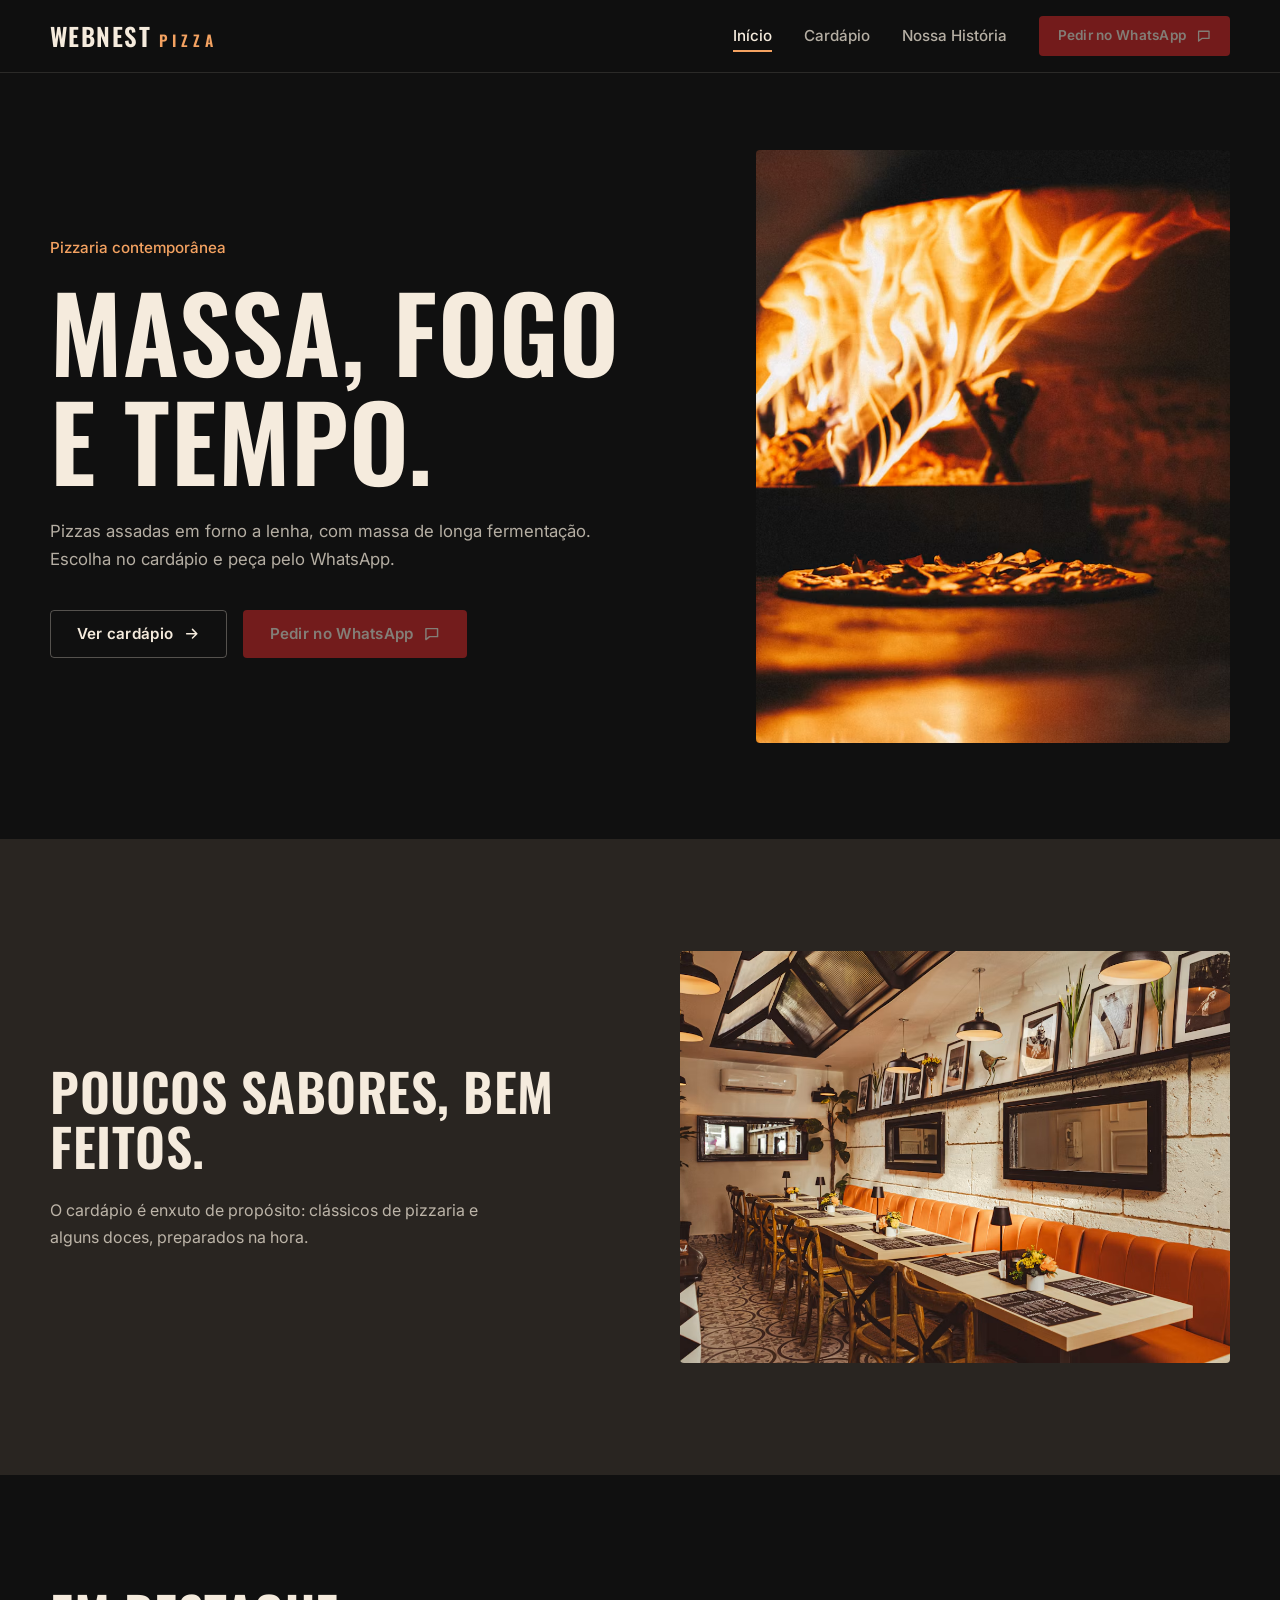
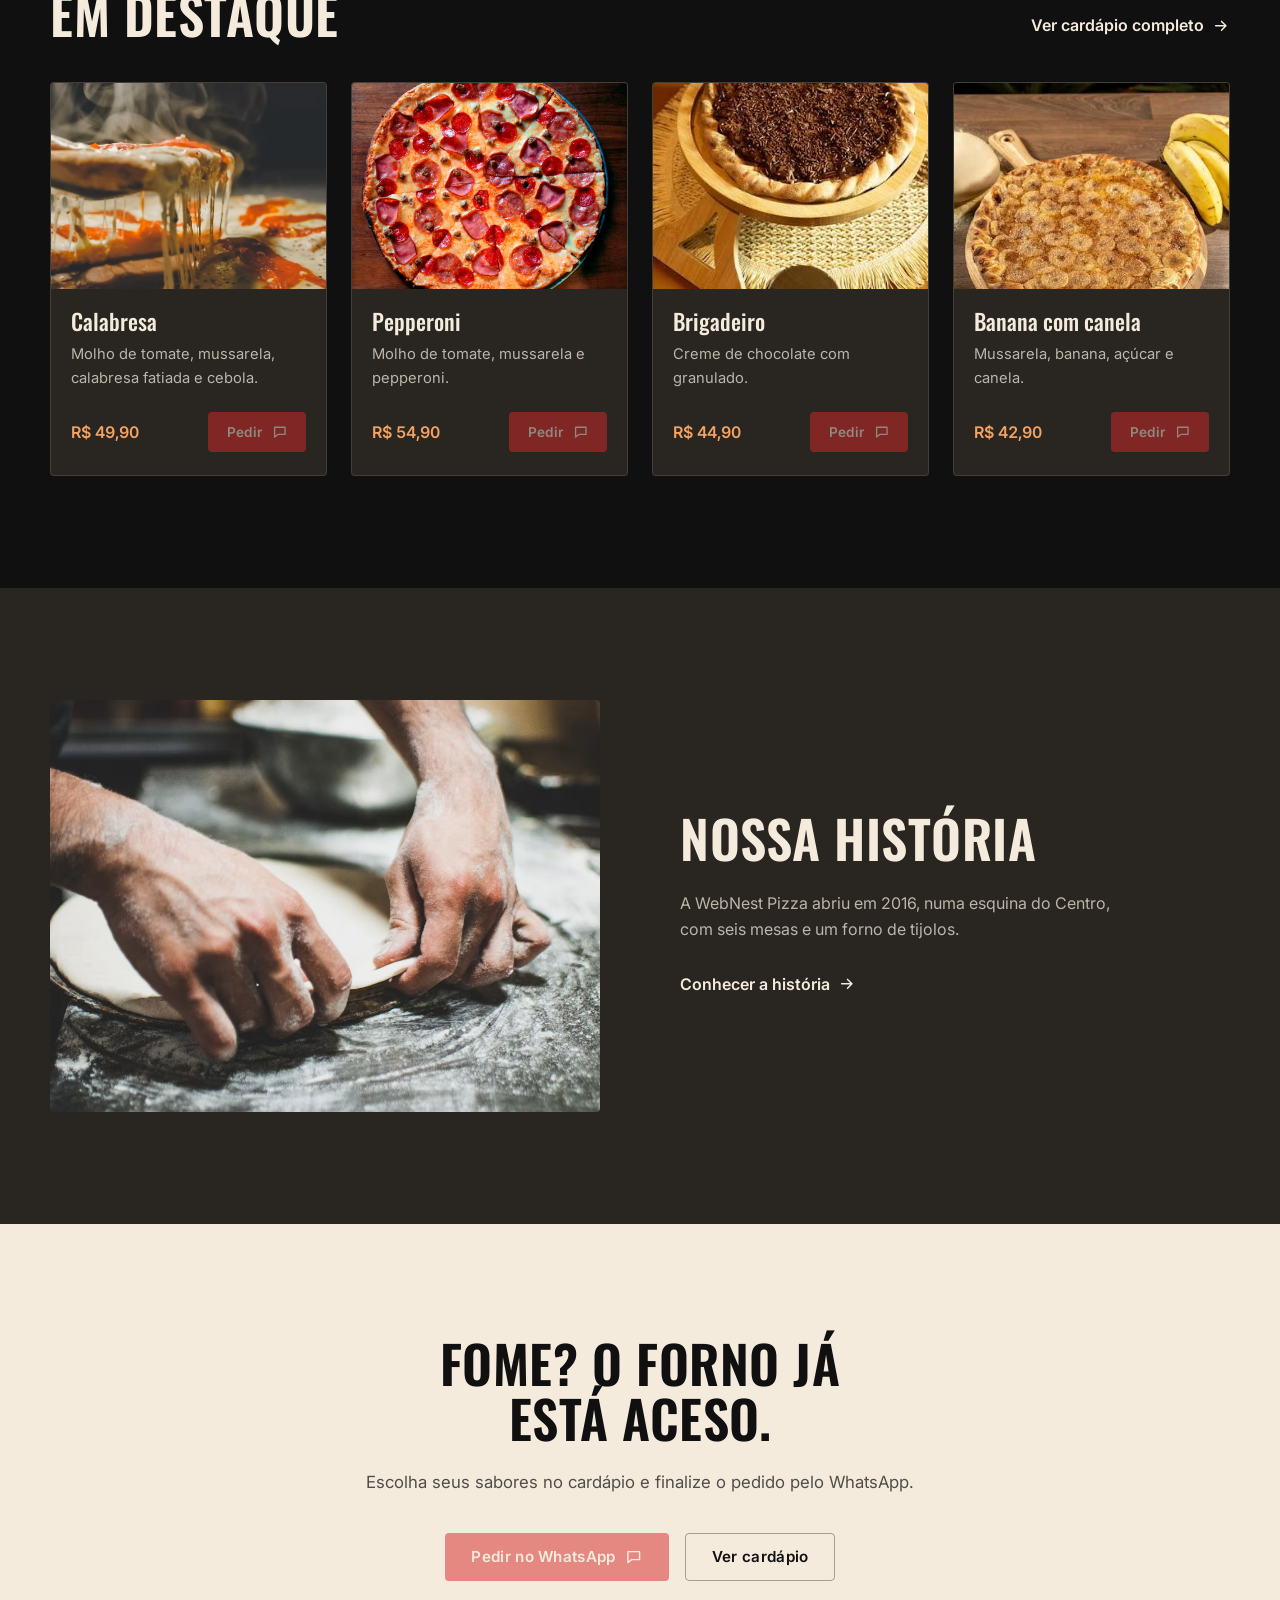
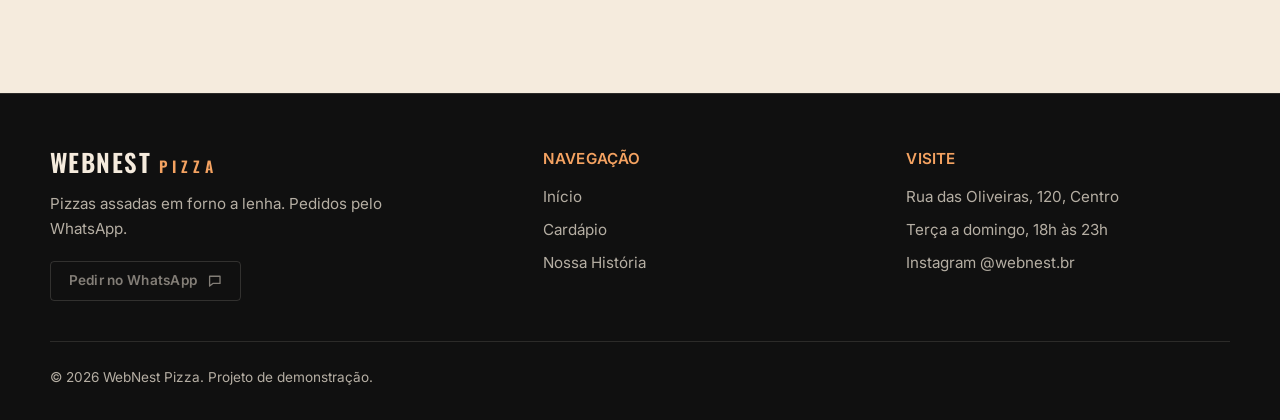
<file: index.html>
<!DOCTYPE html>
<html lang="pt-BR">

<head>
  <meta charset="UTF-8">
  <meta name="viewport" content="width=device-width, initial-scale=1">
  <title>WebNest Pizza</title>
  <meta name="description" content="Pizzas assadas em forno a lenha. Veja o cardápio e peça pelo WhatsApp.">
  <link rel="preconnect" href="https://fonts.googleapis.com">
  <link rel="preconnect" href="https://fonts.gstatic.com" crossorigin>
  <link href="https://fonts.googleapis.com/css2?family=Inter:wght@400;500;600&family=Oswald:wght@500;600&display=swap"
    rel="stylesheet">
  <link rel="stylesheet" href="css/style.css">
  <link rel="stylesheet" href="css/responsive.css">
  <link rel="icon" href="assets/icons/logo.ico" sizes="any">
  <script src="js/data.js" defer></script>
  <script src="js/script.js" defer></script>
</head>

<body>
  <header class="site-header">
    <div class="wrap site-header__in">
      <a class="logo" href="index.html" aria-label="WebNest Pizza, página inicial">WebNest<span>Pizza</span></a>
      <button class="nav-toggle" type="button" aria-expanded="false" aria-controls="nav"
        aria-label="Menu"><span></span><span></span></button>
      <nav class="nav" id="nav" aria-label="Principal">
        <ul>
          <li><a class="nav__link" href="index.html" aria-current="page">Início</a></li>
          <li><a class="nav__link" href="cardapio.html">Cardápio</a></li>
          <li><a class="nav__link" href="sobre.html">Nossa História</a></li>
          <li class="nav__cta"><a class="btn btn--primary btn--sm" href="#" data-pedido>Pedir no WhatsApp <svg
                viewBox="0 0 24 24" fill="none" stroke="currentColor" stroke-width="2" stroke-linecap="round"
                stroke-linejoin="round" aria-hidden="true">
                <path d="M4 5h16v11H9l-5 4z" />
              </svg></a></li>
        </ul>
      </nav>
    </div>
  </header>

  <main>
    <section class="hero">
      <div class="wrap hero__grid">
        <div>
          <p class="eyebrow reveal">Pizzaria contemporânea</p>
          <h1 class="reveal d1">Massa, fogo<br>e tempo.</h1>
          <p class="lead reveal d2">Pizzas assadas em forno a lenha, com massa de longa fermentação. Escolha no cardápio
            e peça pelo WhatsApp.</p>
          <div class="hero__actions reveal d3">
            <a class="btn btn--ghost" href="cardapio.html">Ver cardápio <svg viewBox="0 0 24 24" fill="none"
                stroke="currentColor" stroke-width="2" stroke-linecap="round" stroke-linejoin="round"
                aria-hidden="true">
                <path d="M5 12h14M13 6l6 6-6 6" />
              </svg></a>
            <a class="btn btn--primary" href="#" data-pedido>Pedir no WhatsApp <svg viewBox="0 0 24 24" fill="none"
                stroke="currentColor" stroke-width="2" stroke-linecap="round" stroke-linejoin="round"
                aria-hidden="true">
                <path d="M4 5h16v11H9l-5 4z" />
              </svg></a>
          </div>
        </div>
        <figure class="media media--tall reveal d2">
          <img src="assets/images/forno.png" alt="Forno a lenha com pizza assando">
        </figure>
      </div>
    </section>

    <section class="section section--alt">
      <div class="wrap split">
        <div class="reveal">
          <h2>Poucos sabores, bem feitos.</h2>
          <p>O cardápio é enxuto de propósito: clássicos de pizzaria e alguns doces, preparados na hora.</p>
        </div>
        <div class="split__media reveal d1">
          <div class="media">
            <img src="assets/images/pizzaria.png" alt="Forno a lenha com pizza assando">
          </div>
        </div>
      </div>
    </section>

    <section class="section">
      <div class="wrap">
        <div class="section-head reveal">
          <h2>Em destaque</h2>
          <a class="link" href="cardapio.html">Ver cardápio completo <svg viewBox="0 0 24 24" fill="none"
              stroke="currentColor" stroke-width="2" stroke-linecap="round" stroke-linejoin="round" aria-hidden="true">
              <path d="M5 12h14M13 6l6 6-6 6" />
            </svg></a>
        </div>
        <ul class="grid" data-destaques></ul>
      </div>
    </section>

    <section class="section section--alt">
      <div class="wrap split split--rev">
        <div class="reveal">
          <h2>Nossa história</h2>
          <p>A WebNest Pizza abriu em 2016, numa esquina do Centro, com seis mesas e um forno de tijolos.</p>
          <a class="link" href="sobre.html">Conhecer a história <svg viewBox="0 0 24 24" fill="none"
              stroke="currentColor" stroke-width="2" stroke-linecap="round" stroke-linejoin="round" aria-hidden="true">
              <path d="M5 12h14M13 6l6 6-6 6" />
            </svg></a>
        </div>
        <div class="split__media reveal d1">
          <div class="media">
            <img src="assets/images/massa-aberta.png" alt="Forno a lenha com pizza assando">
          </div>
        </div>
      </div>
    </section>

    <section class="section section--creme cta">
      <div class="wrap">
        <h2 class="reveal">Fome? O forno já está aceso.</h2>
        <p class="lead reveal d1">Escolha seus sabores no cardápio e finalize o pedido pelo WhatsApp.</p>
        <div class="hero__actions reveal d2">
          <a class="btn btn--primary" href="#" data-pedido>Pedir no WhatsApp <svg viewBox="0 0 24 24" fill="none"
              stroke="currentColor" stroke-width="2" stroke-linecap="round" stroke-linejoin="round" aria-hidden="true">
              <path d="M4 5h16v11H9l-5 4z" />
            </svg></a>
          <a class="btn btn--ghost" href="cardapio.html">Ver cardápio</a>
        </div>
      </div>
    </section>
  </main>

  <footer class="site-footer">
    <div class="wrap">
      <div class="footer__grid">
        <div>
          <p class="logo">WebNest<span>Pizza</span></p>
          <p class="footer__about">Pizzas assadas em forno a lenha. Pedidos pelo WhatsApp.</p>
          <a class="btn btn--ghost btn--sm" href="#" data-pedido>Pedir no WhatsApp <svg viewBox="0 0 24 24" fill="none"
              stroke="currentColor" stroke-width="2" stroke-linecap="round" stroke-linejoin="round" aria-hidden="true">
              <path d="M4 5h16v11H9l-5 4z" />
            </svg></a>
        </div>
        <div>
          <h2 class="footer__title">Navegação</h2>
          <ul>
            <li><a href="index.html">Início</a></li>
            <li><a href="cardapio.html">Cardápio</a></li>
            <li><a href="sobre.html">Nossa História</a></li>
          </ul>
        </div>
        <div>
          <h2 class="footer__title">Visite</h2>
          <ul>
            <li>Rua das Oliveiras, 120, Centro</li>
            <li>Terça a domingo, 18h às 23h</li>
            <li><a href="https://instagram.com/webnest.br" target="_blank" rel="noopener">Instagram @webnest.br</a></li>
          </ul>
        </div>
      </div>
      <p class="footer__bottom">© 2026 WebNest Pizza. Projeto de demonstração.</p>
    </div>
  </footer>
</body>

</html>
</file>
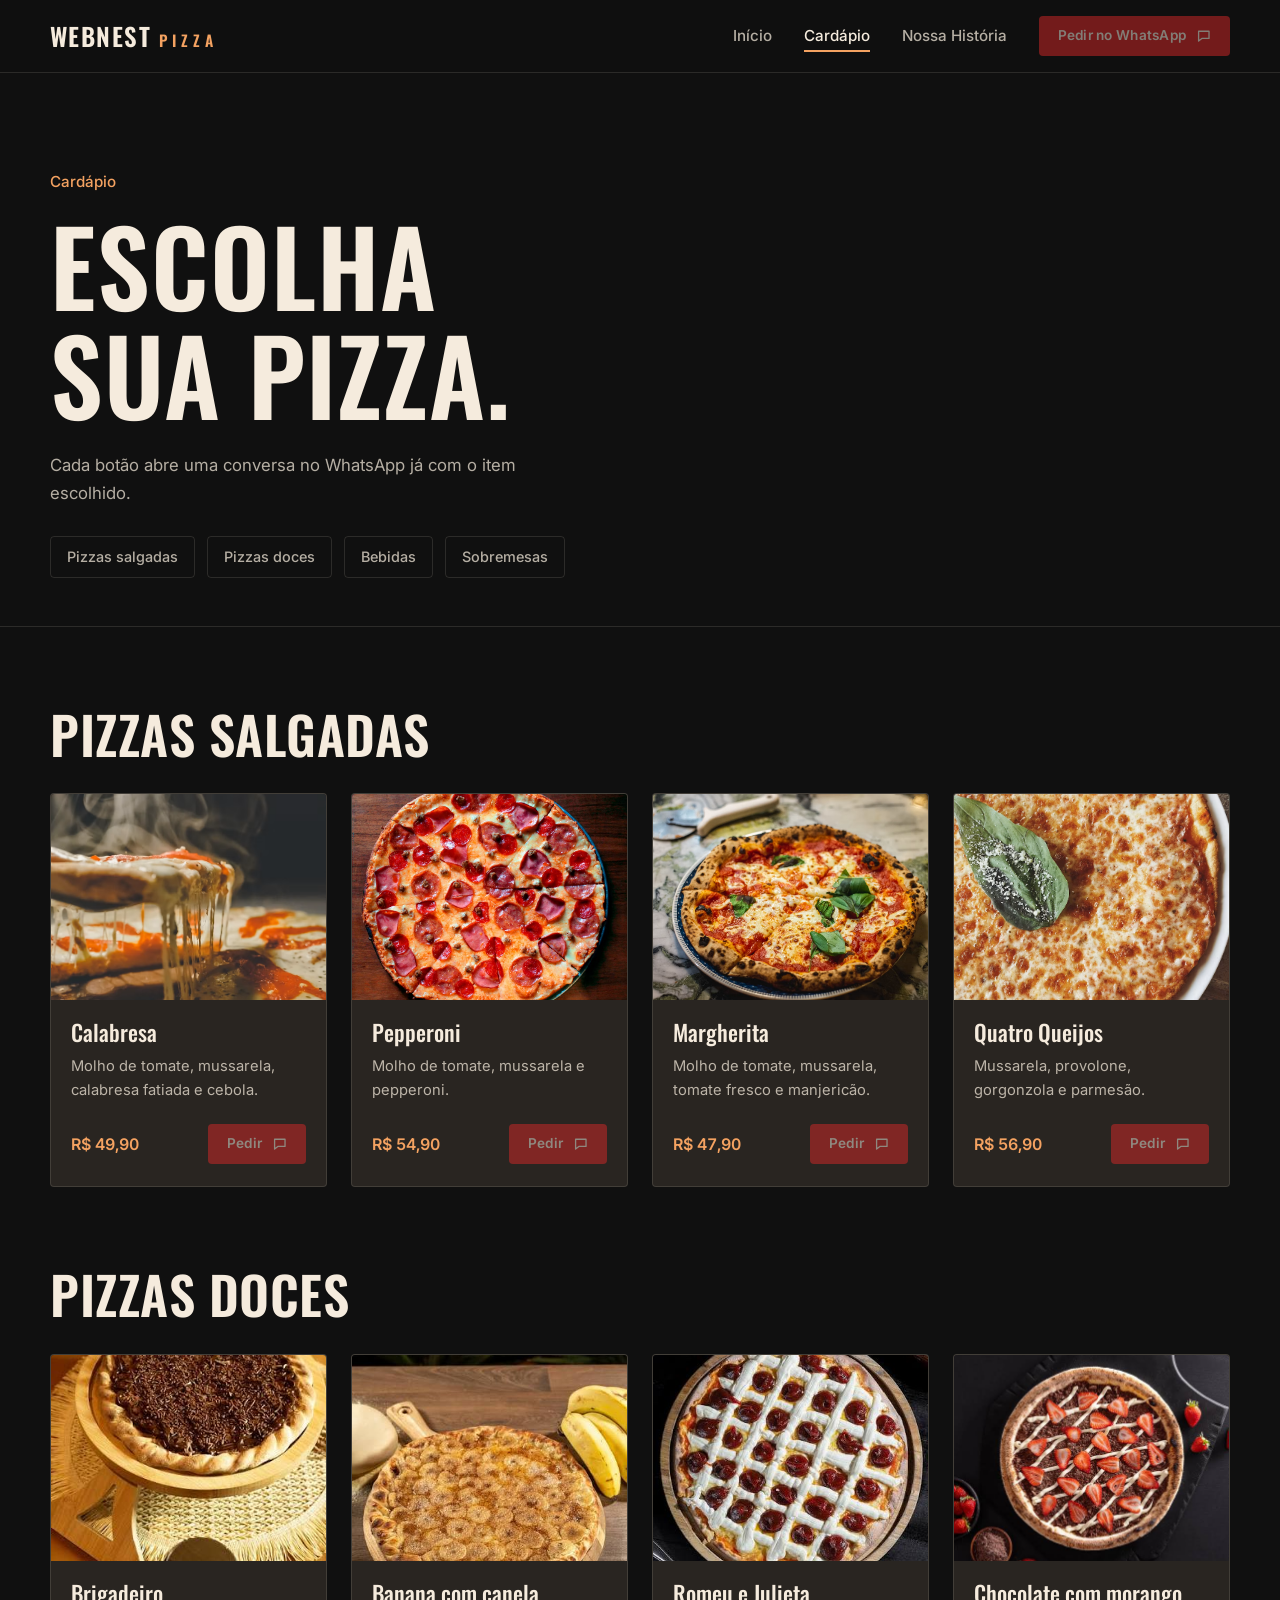
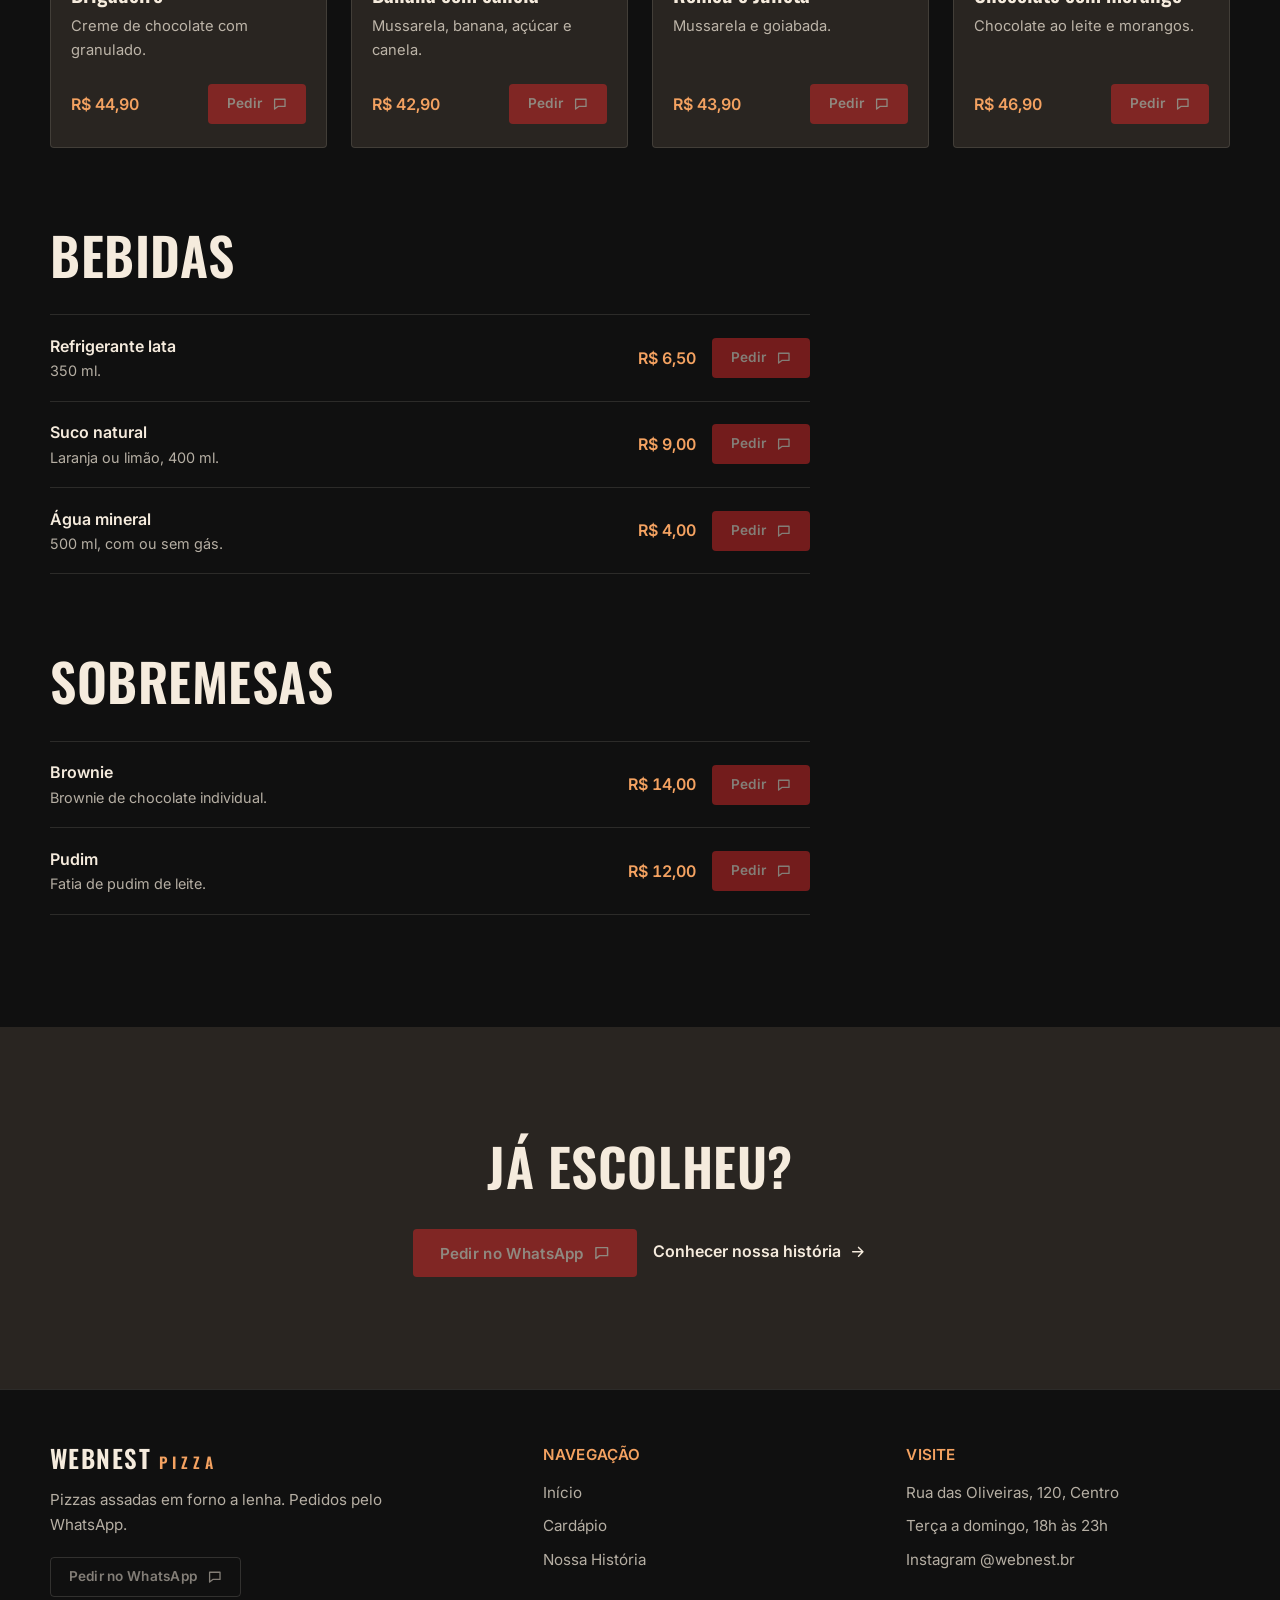
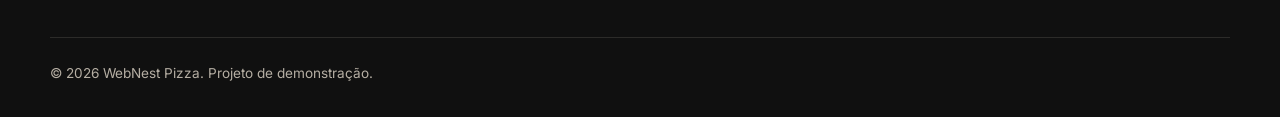
<file: cardapio.html>
<!DOCTYPE html>
<html lang="pt-BR">

<head>
  <meta charset="UTF-8">
  <meta name="viewport" content="width=device-width, initial-scale=1">
  <title>Cardápio | WebNest Pizza</title>
  <meta name="description" content="Pizzas salgadas e doces, bebidas e sobremesas. Peça pelo WhatsApp.">
  <link rel="preconnect" href="https://fonts.googleapis.com">
  <link rel="preconnect" href="https://fonts.gstatic.com" crossorigin>
  <link href="https://fonts.googleapis.com/css2?family=Inter:wght@400;500;600&family=Oswald:wght@500;600&display=swap"
    rel="stylesheet">
  <link rel="stylesheet" href="css/style.css">
  <link rel="stylesheet" href="css/responsive.css">
  <link rel="icon" href="assets/icons/logo.ico" sizes="any">
  <script src="js/data.js" defer></script>
  <script src="js/script.js" defer></script>
</head>

<body>
  <header class="site-header">
    <div class="wrap site-header__in">
      <a class="logo" href="index.html" aria-label="WebNest Pizza, página inicial">WebNest<span>Pizza</span></a>
      <button class="nav-toggle" type="button" aria-expanded="false" aria-controls="nav"
        aria-label="Menu"><span></span><span></span></button>
      <nav class="nav" id="nav" aria-label="Principal">
        <ul>
          <li><a class="nav__link" href="index.html">Início</a></li>
          <li><a class="nav__link" href="cardapio.html" aria-current="page">Cardápio</a></li>
          <li><a class="nav__link" href="sobre.html">Nossa História</a></li>
          <li class="nav__cta"><a class="btn btn--primary btn--sm" href="#" data-pedido>Pedir no WhatsApp <svg
                viewBox="0 0 24 24" fill="none" stroke="currentColor" stroke-width="2" stroke-linecap="round"
                stroke-linejoin="round" aria-hidden="true">
                <path d="M4 5h16v11H9l-5 4z" />
              </svg></a></li>
        </ul>
      </nav>
    </div>
  </header>

  <main>
    <section class="page-head">
      <div class="wrap">
        <p class="eyebrow reveal">Cardápio</p>
        <h1 class="reveal d1">Escolha<br>sua pizza.</h1>
        <p class="lead reveal d2">Cada botão abre uma conversa no WhatsApp já com o item escolhido.</p>
        <nav class="cat-nav reveal d3" aria-label="Categorias do cardápio" data-cat-nav></nav>
      </div>
    </section>

    <div class="wrap" data-cardapio>
      <noscript>
        <p class="lead">Ative o JavaScript para ver o cardápio.</p>
      </noscript>
    </div>

    <section class="section section--alt cta">
      <div class="wrap">
        <h2 class="reveal">Já escolheu?</h2>
        <div class="hero__actions reveal d1">
          <a class="btn btn--primary" href="#" data-pedido>Pedir no WhatsApp <svg viewBox="0 0 24 24" fill="none"
              stroke="currentColor" stroke-width="2" stroke-linecap="round" stroke-linejoin="round" aria-hidden="true">
              <path d="M4 5h16v11H9l-5 4z" />
            </svg></a>
          <a class="link" href="sobre.html">Conhecer nossa história <svg viewBox="0 0 24 24" fill="none"
              stroke="currentColor" stroke-width="2" stroke-linecap="round" stroke-linejoin="round" aria-hidden="true">
              <path d="M5 12h14M13 6l6 6-6 6" />
            </svg></a>
        </div>
      </div>
    </section>
  </main>

  <footer class="site-footer">
    <div class="wrap">
      <div class="footer__grid">
        <div>
          <p class="logo">WebNest<span>Pizza</span></p>
          <p class="footer__about">Pizzas assadas em forno a lenha. Pedidos pelo WhatsApp.</p>
          <a class="btn btn--ghost btn--sm" href="#" data-pedido>Pedir no WhatsApp <svg viewBox="0 0 24 24" fill="none"
              stroke="currentColor" stroke-width="2" stroke-linecap="round" stroke-linejoin="round" aria-hidden="true">
              <path d="M4 5h16v11H9l-5 4z" />
            </svg></a>
        </div>
        <div>
          <h2 class="footer__title">Navegação</h2>
          <ul>
            <li><a href="index.html">Início</a></li>
            <li><a href="cardapio.html">Cardápio</a></li>
            <li><a href="sobre.html">Nossa História</a></li>
          </ul>
        </div>
        <div>
          <h2 class="footer__title">Visite</h2>
          <ul>
            <li>Rua das Oliveiras, 120, Centro</li>
            <li>Terça a domingo, 18h às 23h</li>
            <li><a href="https://instagram.com/webnest.br" target="_blank" rel="noopener">Instagram @webnest.br</a></li>
          </ul>
        </div>
      </div>
      <p class="footer__bottom">© 2026 WebNest Pizza. Projeto de demonstração.</p>
    </div>
  </footer>
</body>

</html>
</file>
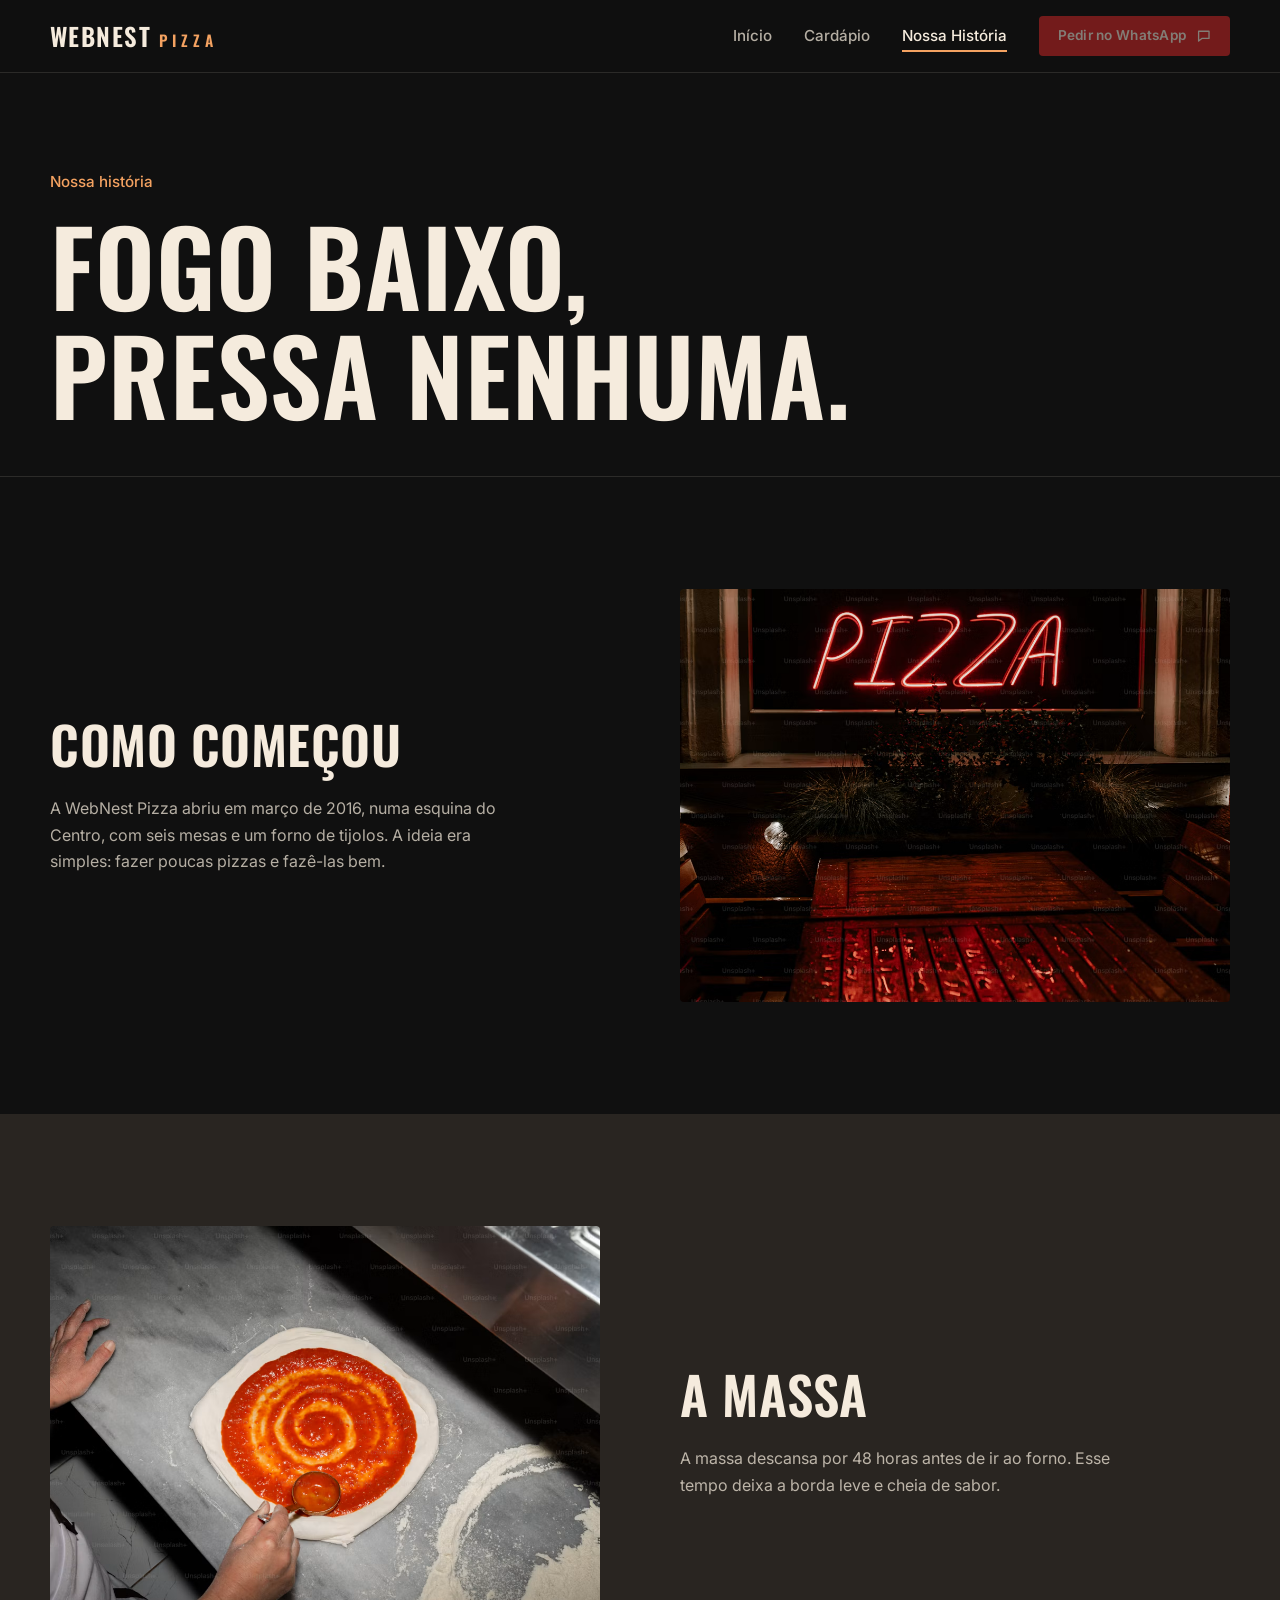
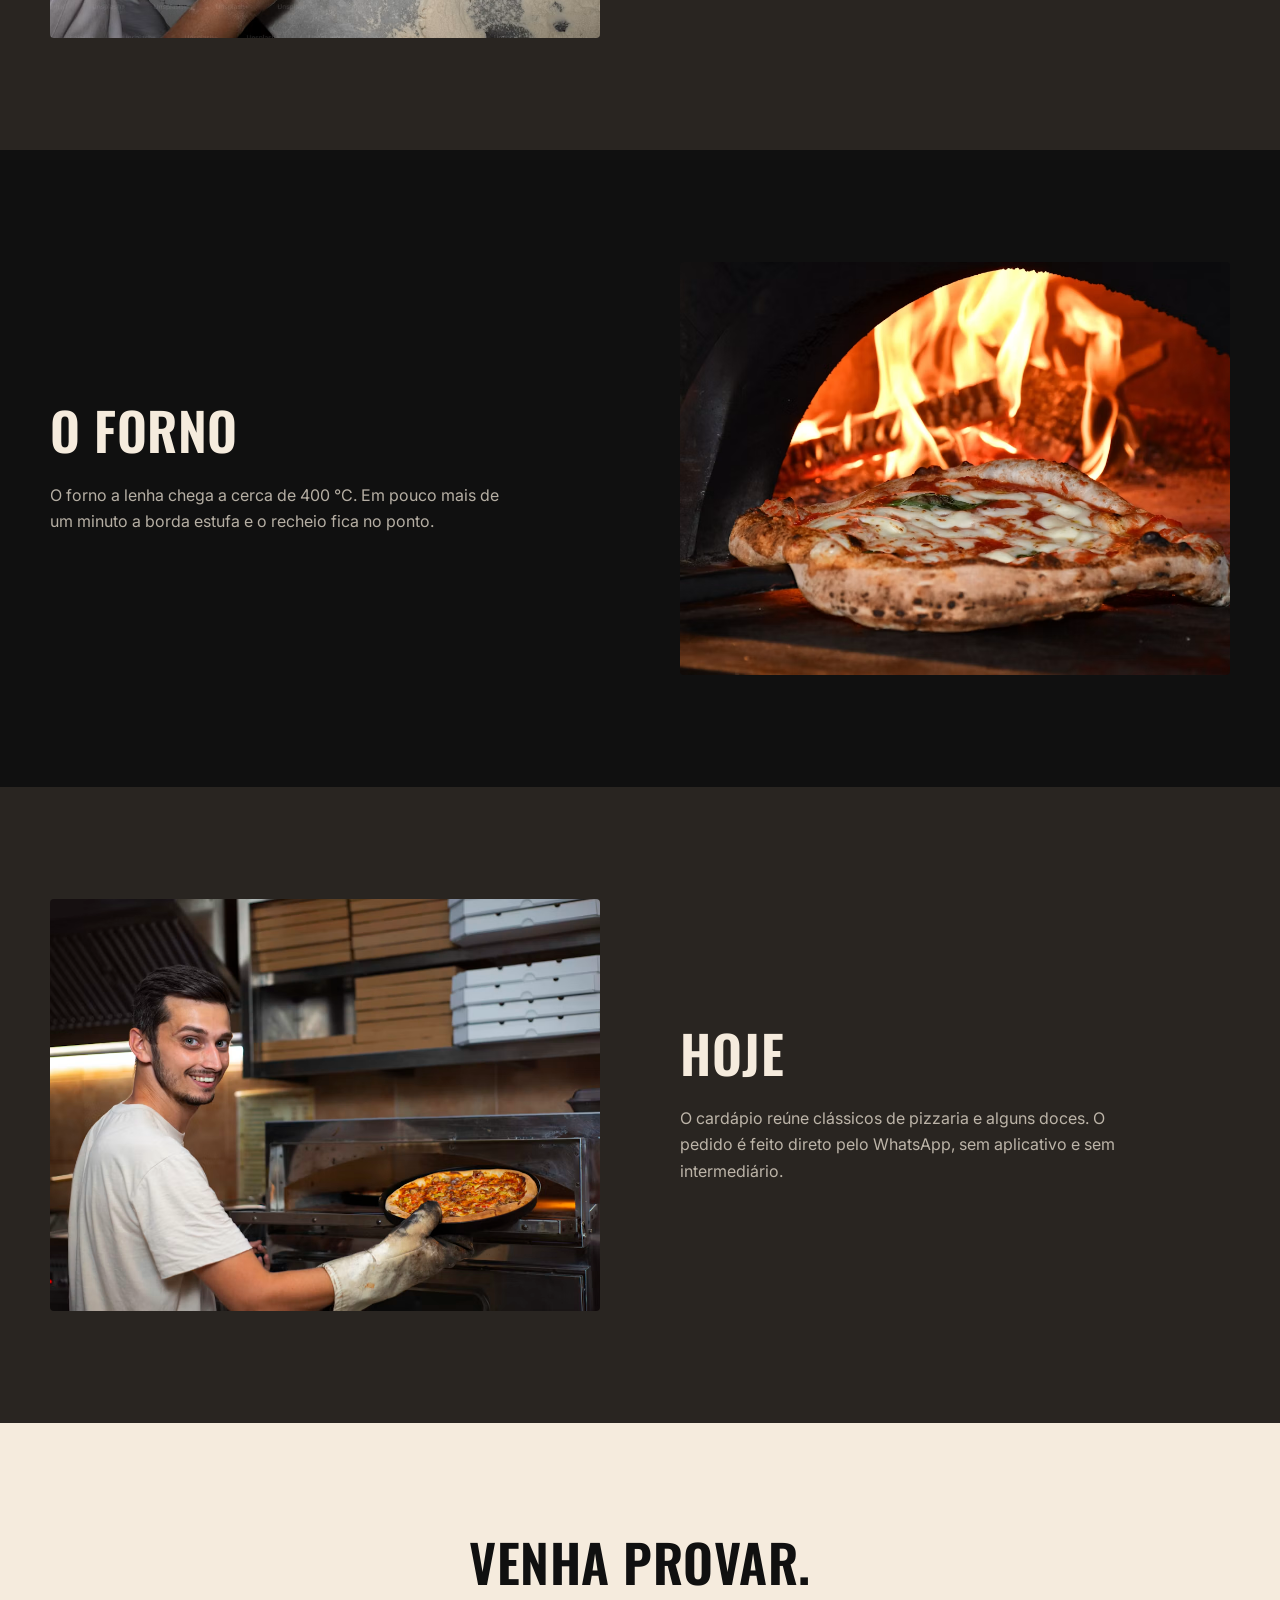
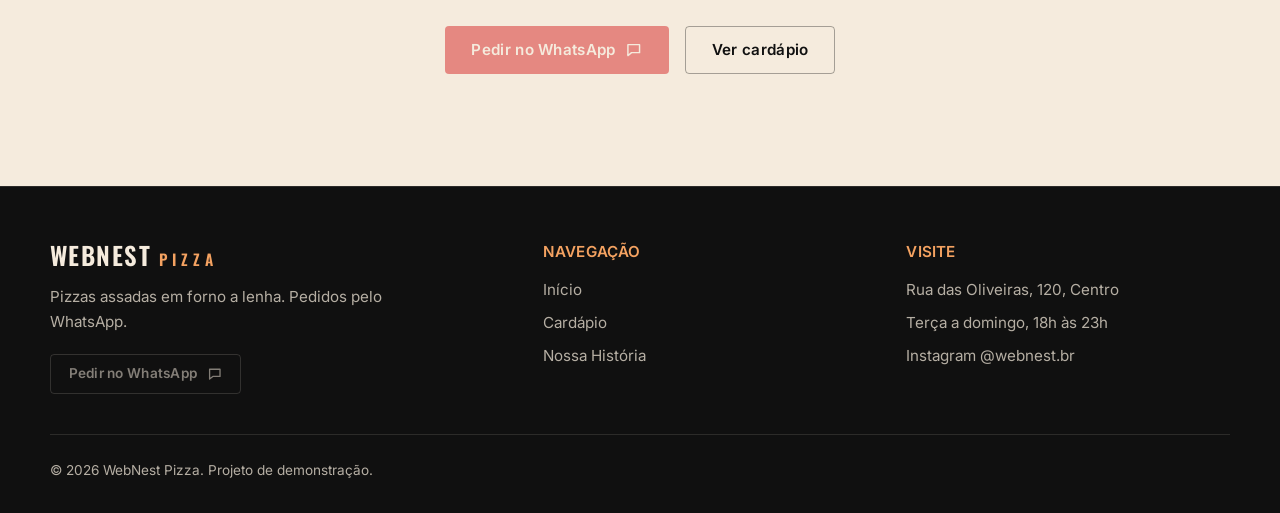
<file: sobre.html>
<!DOCTYPE html>
<html lang="pt-BR">

<head>
  <meta charset="UTF-8">
  <meta name="viewport" content="width=device-width, initial-scale=1">
  <title>Nossa História | WebNest Pizza</title>
  <meta name="description" content="Conheça a história, a massa e o forno da WebNest Pizza.">
  <link rel="preconnect" href="https://fonts.googleapis.com">
  <link rel="preconnect" href="https://fonts.gstatic.com" crossorigin>
  <link href="https://fonts.googleapis.com/css2?family=Inter:wght@400;500;600&family=Oswald:wght@500;600&display=swap"
    rel="stylesheet">
  <link rel="stylesheet" href="css/style.css">
  <link rel="stylesheet" href="css/responsive.css">
  <link rel="icon" href="assets/icons/logo.ico" sizes="any">
  <script src="js/data.js" defer></script>
  <script src="js/script.js" defer></script>
</head>

<body>
  <header class="site-header">
    <div class="wrap site-header__in">
      <a class="logo" href="index.html" aria-label="WebNest Pizza, página inicial">WebNest<span>Pizza</span></a>
      <button class="nav-toggle" type="button" aria-expanded="false" aria-controls="nav"
        aria-label="Menu"><span></span><span></span></button>
      <nav class="nav" id="nav" aria-label="Principal">
        <ul>
          <li><a class="nav__link" href="index.html">Início</a></li>
          <li><a class="nav__link" href="cardapio.html">Cardápio</a></li>
          <li><a class="nav__link" href="sobre.html" aria-current="page">Nossa História</a></li>
          <li class="nav__cta"><a class="btn btn--primary btn--sm" href="#" data-pedido>Pedir no WhatsApp <svg
                viewBox="0 0 24 24" fill="none" stroke="currentColor" stroke-width="2" stroke-linecap="round"
                stroke-linejoin="round" aria-hidden="true">
                <path d="M4 5h16v11H9l-5 4z" />
              </svg></a></li>
        </ul>
      </nav>
    </div>
  </header>

  <main>
    <section class="page-head">
      <div class="wrap">
        <p class="eyebrow reveal">Nossa história</p>
        <h1 class="reveal d1">Fogo baixo,<br>pressa nenhuma.</h1>
      </div>
    </section>

    <section class="section">
      <div class="wrap split">
        <div class="reveal">
          <h2>Como começou</h2>
          <p>A WebNest Pizza abriu em março de 2016, numa esquina do Centro, com seis mesas e um forno de tijolos. A
            ideia era simples: fazer poucas pizzas e fazê-las bem.</p>
        </div>
        <div class="split__media reveal d1">
          <div class="media">
            <img src="assets/images/fachada.png" alt="Forno a lenha com pizza assando">
          </div>
        </div>
      </div>
    </section>

    <section class="section section--alt">
      <div class="wrap split split--rev">
        <div class="reveal">
          <h2>A massa</h2>
          <p>A massa descansa por 48 horas antes de ir ao forno. Esse tempo deixa a borda leve e cheia de sabor.</p>
        </div>
        <div class="split__media reveal d1">
          <div class="media">
            <img src="assets/images/massa-descan.png" alt="Forno a lenha com pizza assando">
          </div>
        </div>
      </div>
    </section>

    <section class="section">
      <div class="wrap split">
        <div class="reveal">
          <h2>O forno</h2>
          <p>O forno a lenha chega a cerca de 400 °C. Em pouco mais de um minuto a borda estufa e o recheio fica no
            ponto.</p>
        </div>
        <div class="split__media reveal d1">
          <div class="media">
            <img src="assets/images/forno-saindo.png" alt="Forno a lenha com pizza assando">
          </div>
        </div>
      </div>
    </section>

    <section class="section section--alt">
      <div class="wrap split split--rev">
        <div class="reveal">
          <h2>Hoje</h2>
          <p>O cardápio reúne clássicos de pizzaria e alguns doces. O pedido é feito direto pelo WhatsApp, sem
            aplicativo e sem intermediário.</p>
        </div>
        <div class="split__media reveal d1">
          <div class="media">
            <img src="assets/images/equipe.png" alt="Forno a lenha com pizza assando">
          </div>
        </div>
      </div>
    </section>

    <section class="section section--creme cta">
      <div class="wrap">
        <h2 class="reveal">Venha provar.</h2>
        <div class="hero__actions reveal d1">
          <a class="btn btn--primary" href="#" data-pedido>Pedir no WhatsApp <svg viewBox="0 0 24 24" fill="none"
              stroke="currentColor" stroke-width="2" stroke-linecap="round" stroke-linejoin="round" aria-hidden="true">
              <path d="M4 5h16v11H9l-5 4z" />
            </svg></a>
          <a class="btn btn--ghost" href="cardapio.html">Ver cardápio</a>
        </div>
      </div>
    </section>
  </main>

  <footer class="site-footer">
    <div class="wrap">
      <div class="footer__grid">
        <div>
          <p class="logo">WebNest<span>Pizza</span></p>
          <p class="footer__about">Pizzas assadas em forno a lenha. Pedidos pelo WhatsApp.</p>
          <a class="btn btn--ghost btn--sm" href="#" data-pedido>Pedir no WhatsApp <svg viewBox="0 0 24 24" fill="none"
              stroke="currentColor" stroke-width="2" stroke-linecap="round" stroke-linejoin="round" aria-hidden="true">
              <path d="M4 5h16v11H9l-5 4z" />
            </svg></a>
        </div>
        <div>
          <h2 class="footer__title">Navegação</h2>
          <ul>
            <li><a href="index.html">Início</a></li>
            <li><a href="cardapio.html">Cardápio</a></li>
            <li><a href="sobre.html">Nossa História</a></li>
          </ul>
        </div>
        <div>
          <h2 class="footer__title">Visite</h2>
          <ul>
            <li>Rua das Oliveiras, 120, Centro</li>
            <li>Terça a domingo, 18h às 23h</li>
            <li><a href="https://instagram.com/webnest.br" target="_blank" rel="noopener">Instagram @webnest.br</a></li>
          </ul>
        </div>
      </div>
      <p class="footer__bottom">© 2026 WebNest Pizza. Projeto de demonstração.</p>
    </div>
  </footer>
</body>

</html>
</file>
<file: css/style.css>
:root {
  --carvao: #101010;
  --creme: #f5ebdd;
  --tomate: #d62828;
  --forno: #f4a261;
  --espresso: #292521;

  --creme-70: rgb(245 235 221 / 0.72);
  --creme-30: rgb(245 235 221 / 0.3);
  --linha: rgb(245 235 221 / 0.12);
  --tomate-hover: color-mix(in srgb, var(--tomate) 82%, #000);

  --f-titulo: "Oswald", "Arial Narrow", sans-serif;
  --f-texto: "Inter", system-ui, sans-serif;

  --raio: 4px;
  --largura: 1180px;
  --ease: cubic-bezier(0.2, 0.7, 0.2, 1);
}

*,
*::before,
*::after {
  box-sizing: border-box;
}
html {
  scroll-behavior: smooth;
  scroll-padding-top: 96px;
}
body {
  margin: 0;
  background: var(--carvao);
  color: var(--creme);
  font: 400 1rem/1.65 var(--f-texto);
  -webkit-font-smoothing: antialiased;
  animation: page-in 0.45s var(--ease) both;
}
body.no-scroll {
  overflow: hidden;
}
img {
  display: block;
  max-width: 100%;
}
p {
  margin: 0;
}
h1,
h2,
h3 {
  margin: 0;
  font-family: var(--f-titulo);
  font-weight: 600;
  line-height: 1.05;
}
h1,
h2 {
  text-transform: uppercase;
  letter-spacing: 0.01em;
}
h1 {
  font-size: clamp(3rem, 10vw, 6.5rem);
}
h2 {
  font-size: clamp(2rem, 5vw, 3.25rem);
}
h3 {
  font-size: 1.4rem;
  font-weight: 500;
}

.wrap {
  width: min(100% - 2.5rem, var(--largura));
  margin-inline: auto;
}
.section {
  padding-block: clamp(4rem, 9vw, 7rem);
}
.section--alt {
  background: var(--espresso);
}
.section--creme {
  background: var(--creme);
  color: var(--carvao);
}
.eyebrow {
  margin-bottom: 1rem;
  color: var(--forno);
  font-size: 0.95rem;
  font-weight: 500;
}
.lead {
  max-width: 50ch;
  margin-top: 1.5rem;
  color: var(--creme-70);
  font-size: 1.05rem;
}
.section--creme .lead {
  color: rgb(16 16 16 / 0.72);
}
.sr-only {
  position: absolute;
  width: 1px;
  height: 1px;
  overflow: hidden;
  clip-path: inset(50%);
  white-space: nowrap;
}

.btn {
  display: inline-flex;
  align-items: center;
  justify-content: center;
  gap: 0.6rem;
  min-height: 48px;
  padding: 0.75rem 1.6rem;
  border: 1px solid transparent;
  border-radius: var(--raio);
  font: 600 0.95rem/1 var(--f-texto);
  letter-spacing: 0.02em;
  text-decoration: none;
  cursor: pointer;
  transition:
    transform 0.25s var(--ease),
    background-color 0.25s,
    border-color 0.25s,
    color 0.25s;
}
.btn svg {
  width: 1.15em;
  height: 1.15em;
  flex: none;
  transition: transform 0.25s var(--ease);
}
.btn:hover svg {
  transform: translateX(3px);
}
.btn:active {
  transform: translateY(0) scale(0.98);
}
.btn--primary {
  background: var(--tomate);
  color: var(--creme);
}
.btn--primary:hover {
  background: var(--tomate-hover);
  transform: translateY(-2px);
}
.btn--ghost {
  border-color: var(--creme-30);
  color: var(--creme);
}
.btn--ghost:hover {
  border-color: var(--forno);
  color: var(--forno);
  transform: translateY(-2px);
}
.section--creme .btn--ghost {
  border-color: rgb(16 16 16 / 0.35);
  color: var(--carvao);
}
.section--creme .btn--ghost:hover {
  border-color: var(--tomate);
  color: var(--tomate);
}
.btn--sm {
  min-height: 40px;
  padding: 0.5rem 1.1rem;
  font-size: 0.85rem;
}
.btn.is-disabled {
  opacity: 0.5;
  cursor: not-allowed;
}
.btn.is-disabled:hover {
  transform: none;
  background: var(--tomate);
}
.btn.is-disabled:hover svg {
  transform: none;
}

a:focus-visible,
button:focus-visible {
  outline: 2px solid var(--forno);
  outline-offset: 3px;
}
.section--creme a:focus-visible {
  outline-color: var(--tomate);
}

.link {
  position: relative;
  display: inline-flex;
  align-items: center;
  gap: 0.5rem;
  padding-bottom: 0.2rem;
  color: var(--creme);
  font-weight: 600;
  text-decoration: none;
  transition: color 0.25s;
}
.link::after,
.nav__link::after {
  content: "";
  position: absolute;
  left: 0;
  bottom: 0;
  width: 100%;
  height: 2px;
  background: var(--forno);
  transform: scaleX(0);
  transform-origin: left;
  transition: transform 0.35s var(--ease);
}
.link:hover {
  color: var(--forno);
}
.link:hover::after {
  transform: scaleX(1);
}
.link svg {
  width: 1.1em;
  height: 1.1em;
  transition: transform 0.25s var(--ease);
}
.link:hover svg {
  transform: translateX(4px);
}
.section--creme .link {
  color: var(--carvao);
}
.section--creme .link:hover {
  color: var(--tomate);
}
.section--creme .link::after {
  background: var(--tomate);
}

.site-header {
  position: sticky;
  top: 0;
  z-index: 50;
  background: rgb(16 16 16 / 0.96);
  border-bottom: 1px solid var(--linha);
}
.site-header__in {
  display: flex;
  align-items: center;
  justify-content: space-between;
  min-height: 72px;
}
.logo {
  color: var(--creme);
  font: 600 1.55rem/1 var(--f-titulo);
  letter-spacing: 0.06em;
  text-decoration: none;
  text-transform: uppercase;
}
.logo span {
  margin-left: 0.5em;
  color: var(--forno);
  font-size: 0.62em;
  letter-spacing: 0.32em;
}
.logo img {
  height: 40px;
  width: auto;
}

.nav ul {
  display: flex;
  align-items: center;
  gap: 2rem;
  margin: 0;
  padding: 0;
  list-style: none;
}
.nav__link {
  position: relative;
  padding: 0.4rem 0;
  color: var(--creme-70);
  font-size: 0.95rem;
  font-weight: 500;
  text-decoration: none;
  transition: color 0.25s;
}
.nav__link:hover,
.nav__link[aria-current] {
  color: var(--creme);
}
.nav__link:hover::after,
.nav__link[aria-current]::after {
  transform: scaleX(1);
}

.nav-toggle {
  display: none;
  position: relative;
  z-index: 70;
  width: 48px;
  height: 48px;
  padding: 0;
  background: none;
  border: 0;
  cursor: pointer;
}
.nav-toggle span {
  position: absolute;
  left: 12px;
  width: 24px;
  height: 2px;
  background: var(--creme);
  transition:
    transform 0.3s var(--ease),
    top 0.3s var(--ease);
}
.nav-toggle span:first-child {
  top: 19px;
}
.nav-toggle span:last-child {
  top: 27px;
}
.nav-toggle[aria-expanded="true"] span:first-child {
  top: 23px;
  transform: rotate(45deg);
}
.nav-toggle[aria-expanded="true"] span:last-child {
  top: 23px;
  transform: rotate(-45deg);
}

.hero {
  padding-block: clamp(2.5rem, 6vw, 5rem) clamp(3.5rem, 8vw, 6rem);
}
.hero__grid {
  display: grid;
  gap: 3rem;
  align-items: center;
}
.hero__actions {
  display: flex;
  flex-wrap: wrap;
  gap: 1rem;
  margin-top: 2.25rem;
}

.split {
  display: grid;
  gap: 2.5rem;
  align-items: center;
}
.split h2 + p {
  margin-top: 1.5rem;
  max-width: 46ch;
  color: var(--creme-70);
}
.split .link {
  margin-top: 1.75rem;
}

.section-head {
  display: flex;
  flex-wrap: wrap;
  align-items: end;
  justify-content: space-between;
  gap: 1rem 2rem;
  margin-bottom: 2.5rem;
}

.page-head {
  padding-block: clamp(3rem, 8vw, 6rem) clamp(2rem, 5vw, 3rem);
  border-bottom: 1px solid var(--linha);
}

.cta {
  text-align: center;
}
.cta h2 {
  max-width: 16ch;
  margin-inline: auto;
}
.cta .lead {
  margin-inline: auto;
}
.cta .hero__actions {
  justify-content: center;
}

.cat-nav {
  display: flex;
  flex-wrap: wrap;
  gap: 0.75rem;
  padding-block: 1.75rem 0;
}
.chip {
  padding: 0.5rem 1rem;
  border: 1px solid var(--linha);
  border-radius: var(--raio);
  color: var(--creme-70);
  font-size: 0.9rem;
  font-weight: 500;
  text-decoration: none;
  transition:
    color 0.25s,
    border-color 0.25s;
}
.chip:hover {
  color: var(--forno);
  border-color: var(--forno);
}

figure.media {
  margin: 0;
}
.media {
  position: relative;
  overflow: hidden;
  aspect-ratio: 4 / 3;
  background: var(--espresso);
  border-radius: var(--raio);
}
.media--tall {
  aspect-ratio: 4 / 5;
}
.media > img,
.media > .ph {
  width: 100%;
  height: 100%;
  object-fit: cover;
  transition: transform 0.8s var(--ease);
}
.media:hover > * {
  transform: scale(1.04);
}
.ph {
  display: grid;
  place-items: center;
  padding: 1.5rem;
  background: rgb(245 235 221 / 0.06);
  color: var(--creme-70);
  font-size: 0.85rem;
  text-align: center;
}

.grid {
  display: grid;
  gap: 1.5rem;
  margin: 0;
  padding: 0;
  list-style: none;
  grid-template-columns: repeat(auto-fill, minmax(min(100%, 260px), 1fr));
}
.grid > li {
  display: flex;
}
.card {
  display: flex;
  flex-direction: column;
  width: 100%;
  overflow: hidden;
  background: var(--espresso);
  border: 1px solid var(--linha);
  border-radius: var(--raio);
  transition:
    transform 0.35s var(--ease),
    border-color 0.35s;
}
.card:hover {
  transform: translateY(-4px);
  border-color: rgb(244 162 97 / 0.55);
}
.card:hover .media > * {
  transform: scale(1.04);
}
.card .media {
  border-radius: 0;
}
.card__body {
  display: flex;
  flex: 1;
  flex-direction: column;
  gap: 0.6rem;
  padding: 1.25rem 1.25rem 1.4rem;
}
.card__desc {
  flex: 1;
  color: var(--creme-70);
  font-size: 0.92rem;
}
.card__foot {
  display: flex;
  align-items: center;
  justify-content: space-between;
  gap: 1rem;
  margin-top: 0.75rem;
}
.price {
  color: var(--forno);
  font-weight: 600;
  font-variant-numeric: tabular-nums;
}

.menu-cat {
  padding-top: clamp(3rem, 7vw, 5rem);
}
.menu-cat h2 {
  margin-bottom: 2rem;
}
.menu-cat:last-child {
  padding-bottom: clamp(4rem, 9vw, 7rem);
}
.list {
  max-width: 760px;
  margin: 0;
  padding: 0;
  list-style: none;
  border-top: 1px solid var(--linha);
}
.row {
  display: flex;
  align-items: center;
  gap: 1rem;
  padding: 1.1rem 0;
  border-bottom: 1px solid var(--linha);
}
.row__txt {
  flex: 1;
}
.row__name {
  font-weight: 600;
}
.row__desc {
  color: var(--creme-70);
  font-size: 0.9rem;
}

.site-footer {
  padding-block: 3.5rem 2rem;
  background: var(--carvao);
  border-top: 1px solid var(--linha);
  color: var(--creme-70);
  font-size: 0.95rem;
}
.footer__grid {
  display: grid;
  gap: 2.5rem;
}
.footer__about {
  max-width: 34ch;
  margin-top: 1rem;
}
.footer__title {
  margin-bottom: 1rem;
  color: var(--forno);
  font: 600 0.95rem/1.2 var(--f-texto);
}
.site-footer ul {
  display: grid;
  gap: 0.5rem;
  margin: 0;
  padding: 0;
  list-style: none;
}
.site-footer a:not(.btn) {
  color: inherit;
  text-decoration: none;
  transition: color 0.25s;
}
.site-footer a:not(.btn):hover {
  color: var(--creme);
}
.site-footer .btn {
  margin-top: 1.25rem;
}
.footer__bottom {
  margin-top: 2.5rem;
  padding-top: 1.5rem;
  border-top: 1px solid var(--linha);
  font-size: 0.85rem;
}

@keyframes page-in {
  from {
    opacity: 0;
  }
  to {
    opacity: 1;
  }
}
.js .reveal {
  opacity: 0;
  transform: translateY(16px);
  transition:
    opacity 0.7s var(--ease),
    transform 0.7s var(--ease);
  transition-delay: var(--atraso, 0s);
}
.js .reveal.is-visible {
  opacity: 1;
  transform: none;
}
.d1 {
  --atraso: 0.1s;
}
.d2 {
  --atraso: 0.2s;
}
.d3 {
  --atraso: 0.3s;
}

@media (prefers-reduced-motion: reduce) {
  *,
  *::before,
  *::after {
    animation-duration: 0.01ms !important;
    transition-duration: 0.01ms !important;
    scroll-behavior: auto !important;
  }
  .js .reveal {
    opacity: 1;
    transform: none;
  }
}

@media (min-width: 900px) {
  .hero__grid {
    grid-template-columns: 1.15fr 0.85fr;
    gap: 4rem;
  }
  .split {
    grid-template-columns: 1fr 1fr;
    gap: 5rem;
  }
  .split--rev .split__media {
    order: -1;
  }
  .footer__grid {
    grid-template-columns: 1.4fr 1fr 1fr;
  }
}

@media (max-width: 860px) {
  .nav-toggle {
    display: block;
  }
  .nav {
    position: fixed;
    inset: 0 0 0 auto;
    z-index: 60;
    width: min(86vw, 340px);
    padding: 6rem 2rem 2rem;
    background: var(--espresso);
    box-shadow: -20px 0 40px rgb(0 0 0 / 0.4);
    visibility: hidden;
    transform: translateX(100%);
    transition:
      transform 0.35s var(--ease),
      visibility 0s 0.35s;
  }
  .nav.is-open {
    visibility: visible;
    transform: none;
    transition-delay: 0s;
  }
  .nav ul {
    flex-direction: column;
    align-items: flex-start;
    gap: 1.5rem;
  }
  .nav__link {
    font-size: 1.15rem;
  }
  .nav__cta {
    width: 100%;
    margin-top: 1rem;
  }
  .nav__cta .btn {
    width: 100%;
  }
  .row {
    flex-wrap: wrap;
  }
  .row__txt {
    flex-basis: 100%;
  }
  .row .price {
    flex: 1;
  }
}
</file>
<file: css/responsive.css>
@media (min-width: 1600px) {
  :root {
    --largura: 1320px;
  }
  .section {
    padding-block: 8rem;
  }
}

@media (min-width: 861px) {
  .hero__grid {
    grid-template-columns: 1.15fr 0.85fr;
    gap: 4rem;
  }
  .split {
    grid-template-columns: 1fr 1fr;
    gap: 5rem;
  }
  .split--rev .split__media {
    order: -1;
  }
  .footer__grid {
    grid-template-columns: 1.4fr 1fr 1fr;
  }
}

/* TABLET */
@media (max-width: 1100px) {
  .nav ul {
    gap: 1.5rem;
  }

  .hero__grid {
    gap: 2.5rem;
  }
  .split {
    gap: 3rem;
  }

  .grid {
    grid-template-columns: repeat(auto-fill, minmax(min(100%, 230px), 1fr));
    gap: 1.25rem;
  }
  .card__body {
    padding: 1.1rem 1.1rem 1.25rem;
  }
}

/* TABLET / CELULAR */
@media (max-width: 860px) {
  .site-header__in {
    min-height: 68px;
  }
  .nav-toggle {
    display: block;
  }
  .nav {
    position: fixed;
    inset: 0 0 0 auto;
    z-index: 60;
    width: min(86vw, 340px);
    padding: 6rem 2rem 2rem;
    background: var(--espresso);
    box-shadow: -20px 0 40px rgb(0 0 0 / 0.4);
    visibility: hidden;
    transform: translateX(100%);
    transition:
      transform 0.35s var(--ease),
      visibility 0s 0.35s;
  }
  .nav.is-open {
    visibility: visible;
    transform: none;
    transition-delay: 0s;
  }
  .nav ul {
    flex-direction: column;
    align-items: flex-start;
    gap: 1.5rem;
  }
  .nav__link {
    font-size: 1.15rem;
  }
  .nav__cta {
    width: 100%;
    margin-top: 1rem;
  }
  .nav__cta .btn {
    width: 100%;
  }

  .section {
    padding-block: 3.5rem;
  }
  .hero {
    padding-block: 2rem 3.5rem;
  }
  .page-head {
    padding-block: 2.5rem 2rem;
  }
  .section-head {
    margin-bottom: 1.75rem;
  }
  .menu-cat {
    padding-top: 3rem;
  }

  .media--tall {
    aspect-ratio: 4 / 3;
  }

  .row {
    flex-wrap: wrap;
  }
  .row__txt {
    flex-basis: 100%;
  }
  .row .price {
    flex: 1;
  }

  .footer__grid {
    gap: 2rem;
  }
}

/* CELULAR */
@media (max-width: 480px) {
  .wrap {
    width: min(100% - 2rem, var(--largura));
  }
  .site-header__in {
    min-height: 64px;
  }
  .logo {
    font-size: 1.35rem;
  }

  .hero__actions {
    flex-direction: column;
    align-items: stretch;
  }
  .hero__actions .btn {
    width: 100%;
  }
  .cta .hero__actions .link {
    justify-content: center;
  }

  .lead {
    font-size: 1rem;
  }

  .grid {
    grid-template-columns: 1fr;
  }
  .cat-nav {
    gap: 0.5rem;
  }
  .chip {
    padding: 0.45rem 0.8rem;
    font-size: 0.85rem;
  }

  .footer__bottom {
    text-align: center;
  }
}

@media (hover: none) {
  .card:hover {
    transform: none;
    border-color: var(--linha);
  }
  .card:hover .media > *,
  .media:hover > * {
    transform: none;
  }
  .btn--primary:hover,
  .btn--ghost:hover {
    transform: none;
  }
}
</file>
